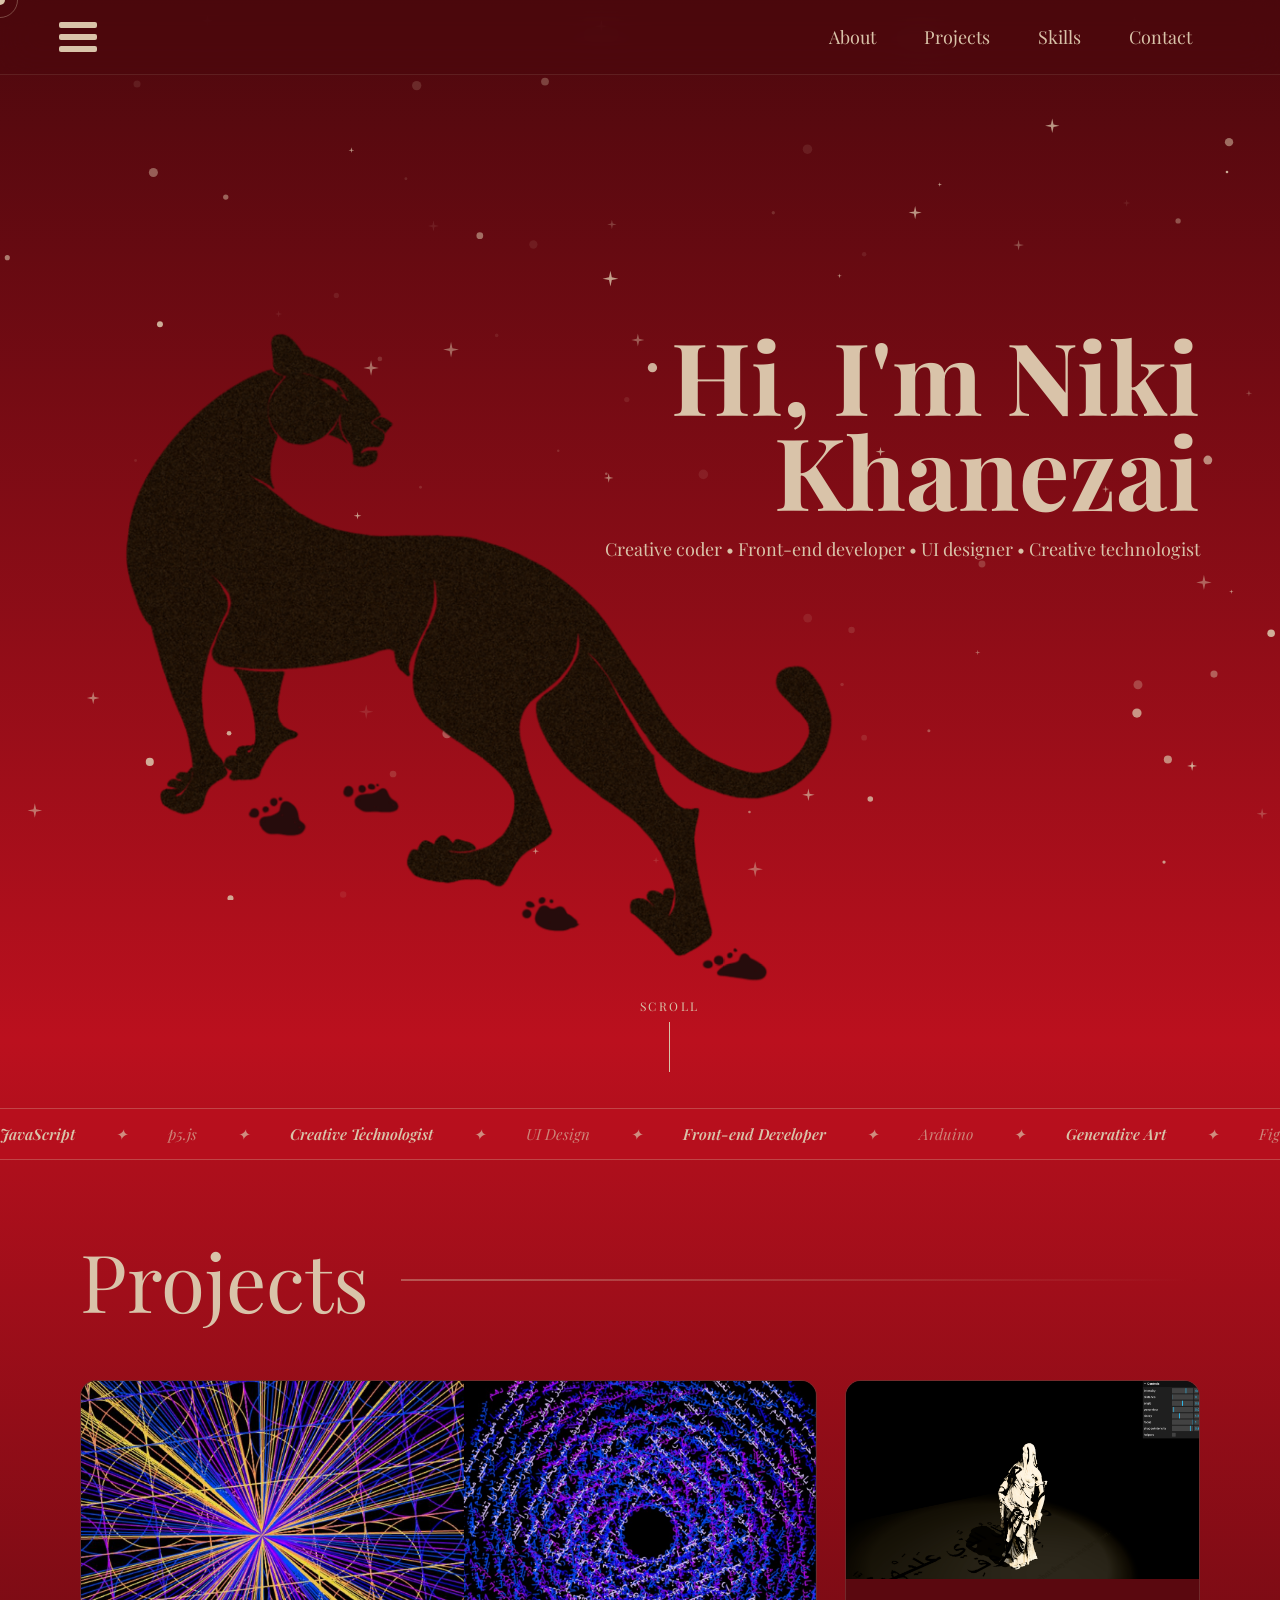
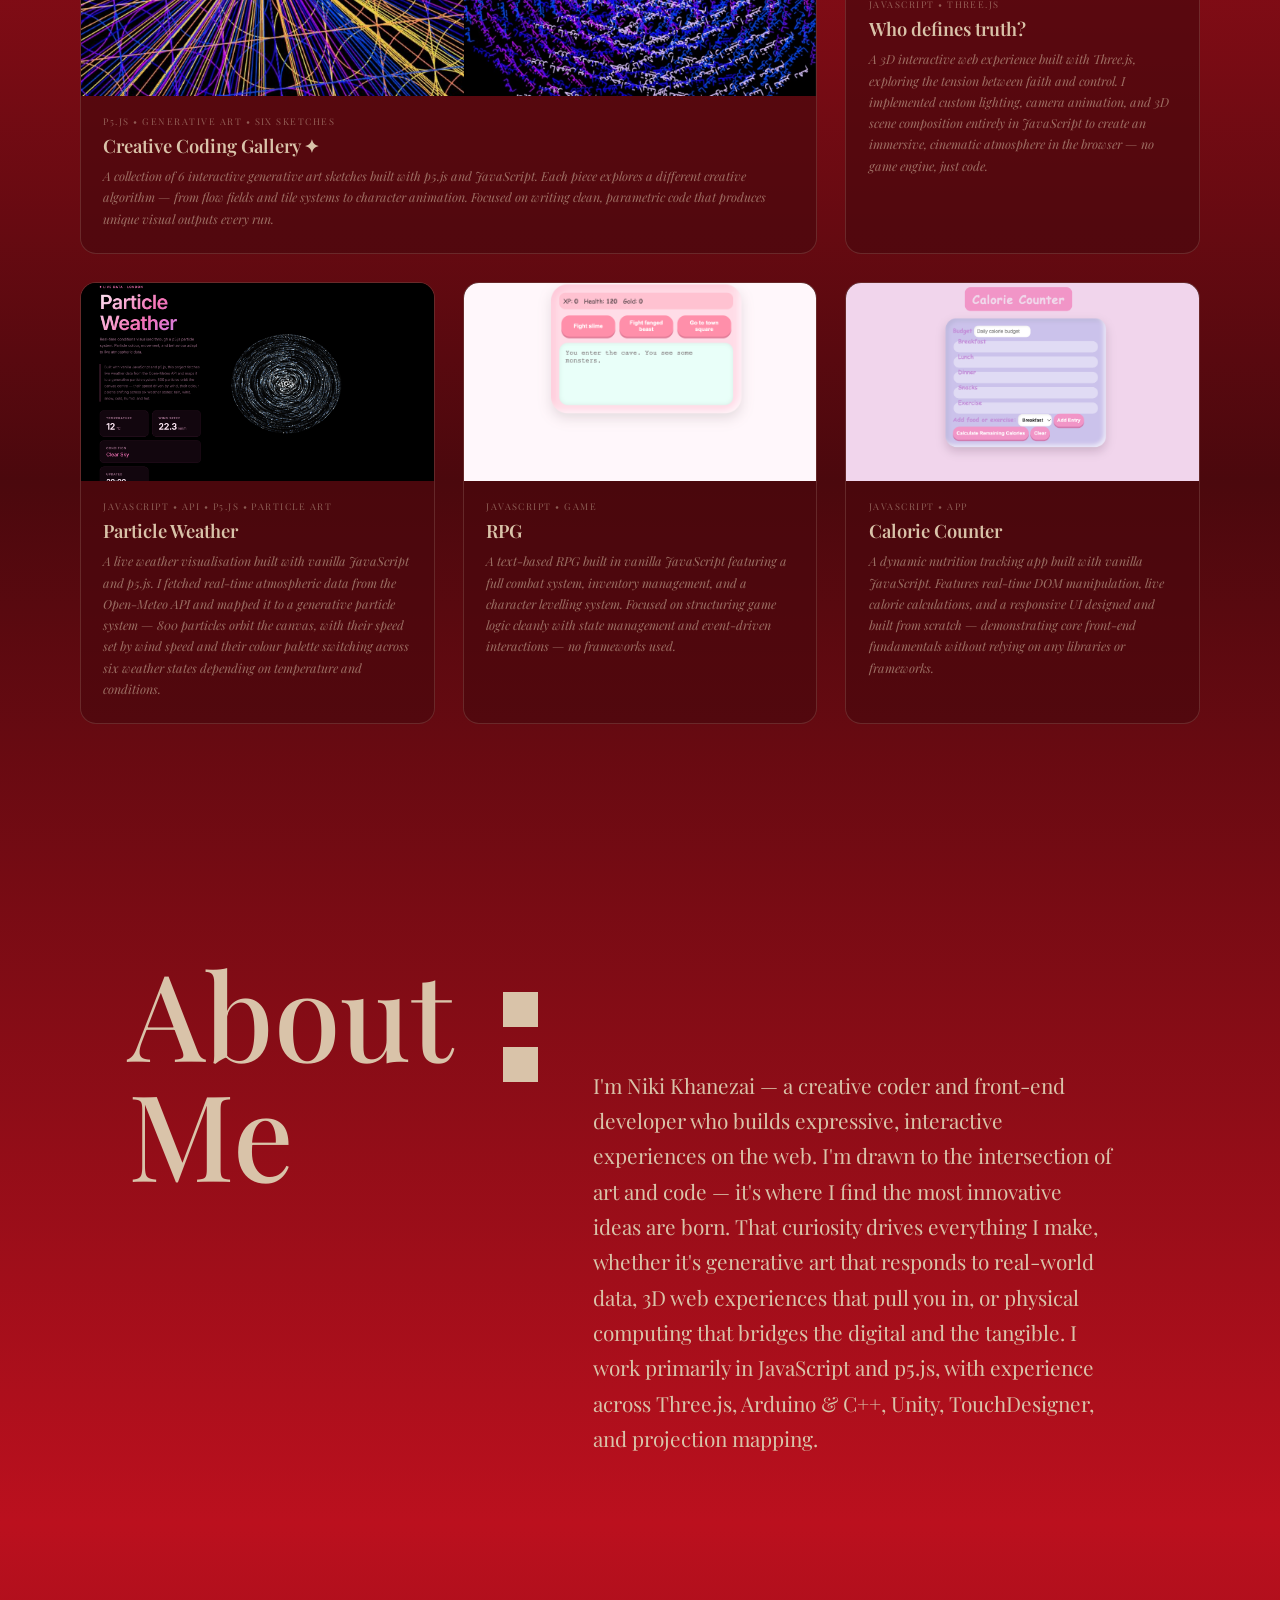
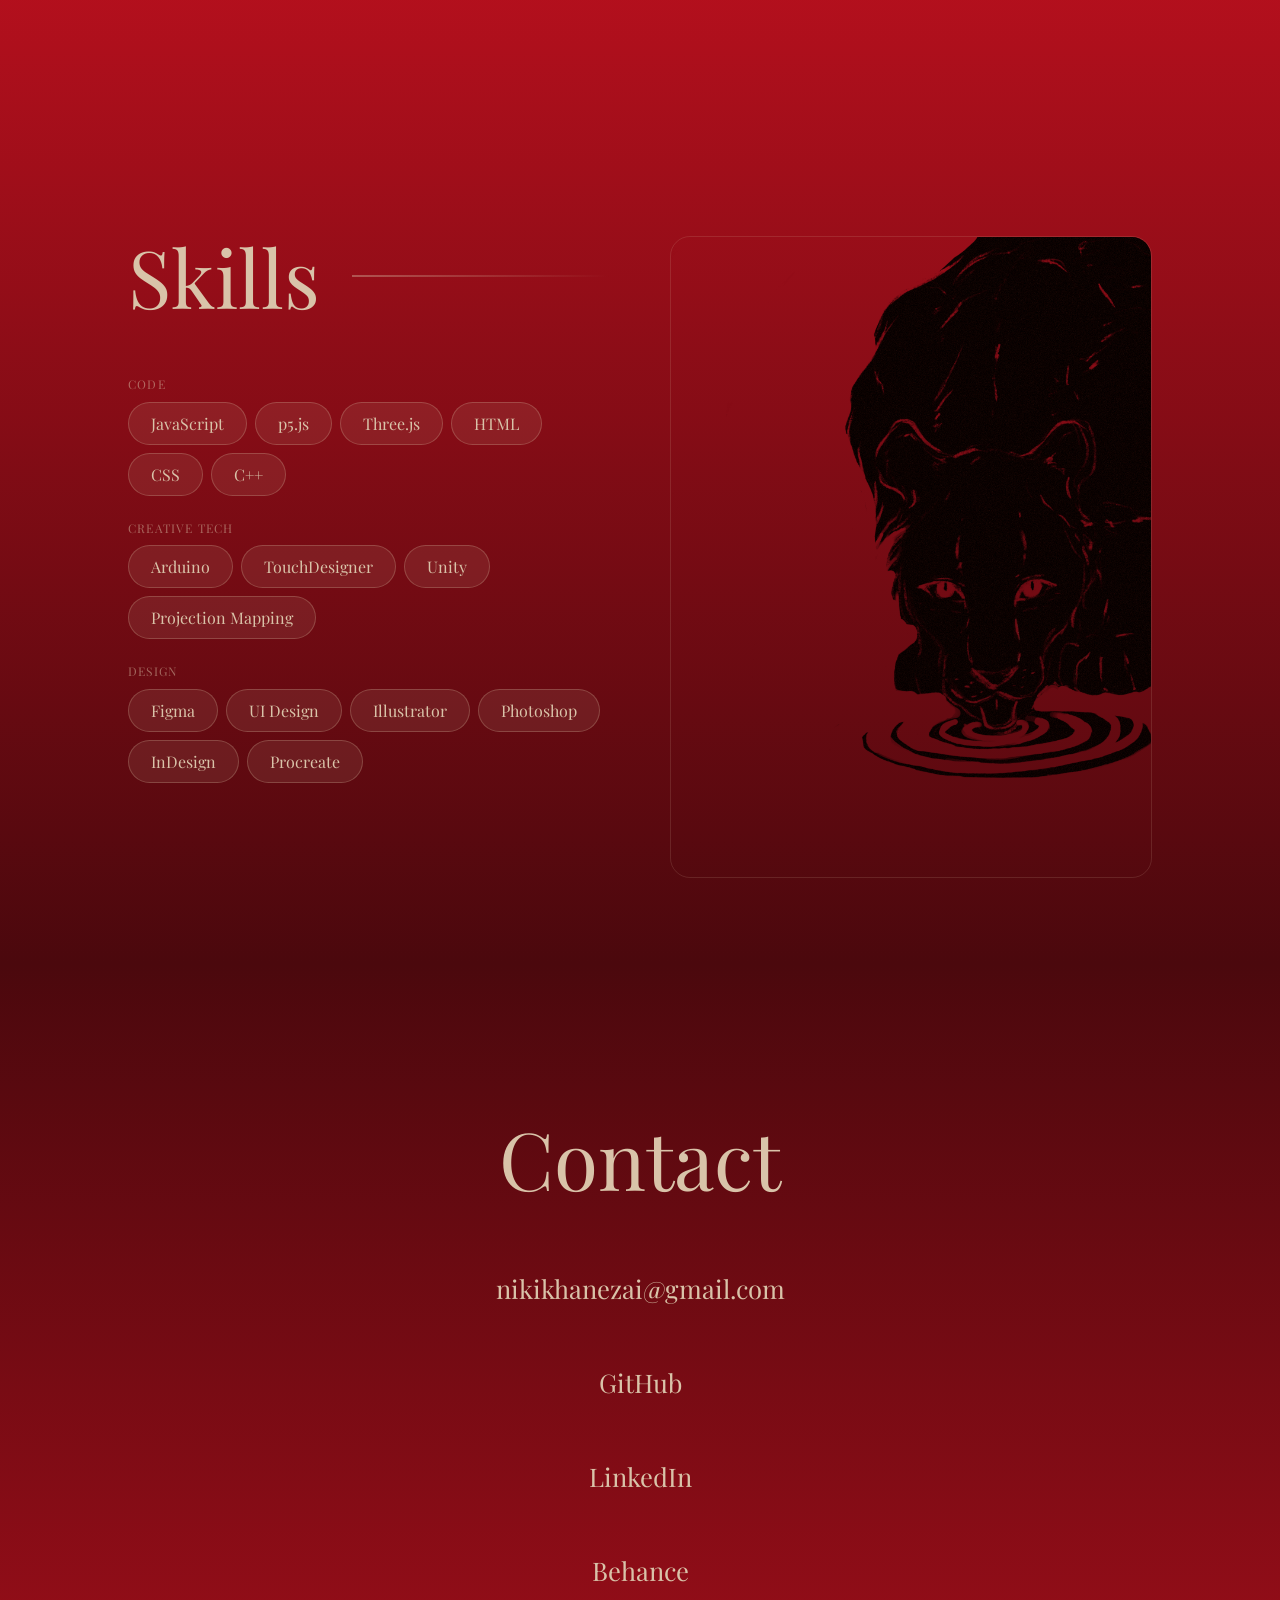
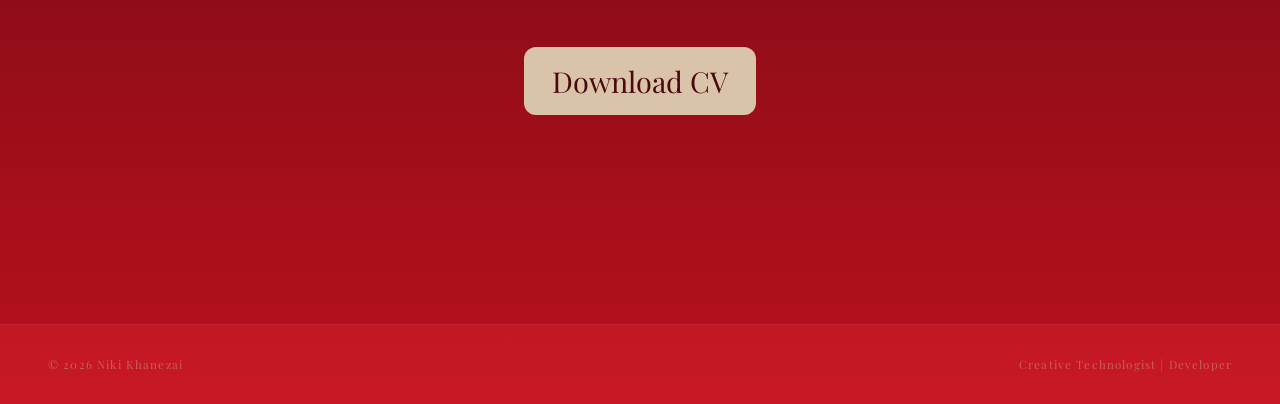
<file: index.html>
<!DOCTYPE html>
<html lang="en">
<head>
  <meta charset="UTF-8" />
  <meta name="viewport" content="width=device-width, initial-scale=1.0" />
  <link href="https://fonts.googleapis.com/css2?family=Playfair+Display:ital,wght@0,400;0,500;0,600;0,700;1,400&display=swap" rel="stylesheet">
  <link rel="stylesheet" href="style.css">
  <title>Niki Khanezai | Portfolio</title>
</head>
<body>

  <div id="cur"></div>
  <div id="cur-ring"></div>
  <canvas id="starsCanvas"></canvas>

  <!-- NAV -->
  <nav class="nav">
    <button class="menu-btn" aria-label="Open menu">
      <span></span><span></span><span></span>
    </button>
    <div class="nav-links">
      <a href="#about-me">About</a>
      <a href="#projects">Projects</a>
      <a href="#edu-section">Skills</a>
      <a href="#contact">Contact</a>
    </div>
  </nav>


  <!-- HERO -->
  <header class="hero">
    <div class="hero-inner">
      <div class="hero-art">
        <img src="icon-2.png" alt="Panther illustration">
      </div>
      <div class="hero-text">
        <h1>Hi, I'm Niki<br>Khanezai</h1>
        <p class="tagline">Creative coder • Front-end developer • UI designer • Creative technologist</p>
      </div>
    </div>
    <div class="hero-scroll-hint">Scroll</div>
  </header>

  <!-- MARQUEE -->
  <div class="marquee-wrap">
    <div class="marquee-track">
      <span class="hi">JavaScript</span><span class="dot"> ✦ </span>
      <span>p5.js</span><span class="dot"> ✦ </span>
      <span class="hi">Creative Technologist</span><span class="dot"> ✦ </span>
      <span>UI Design</span><span class="dot"> ✦ </span>
      <span class="hi">Front-end Developer</span><span class="dot"> ✦ </span>
      <span>Arduino</span><span class="dot"> ✦ </span>
      <span class="hi">Generative Art</span><span class="dot"> ✦ </span>
      <span>Figma</span><span class="dot"> ✦ </span>
      <span class="hi">JavaScript</span><span class="dot"> ✦ </span>
      <span>p5.js</span><span class="dot"> ✦ </span>
      <span class="hi">Creative Technologist</span><span class="dot"> ✦ </span>
      <span>UI Design</span><span class="dot"> ✦ </span>
      <span class="hi">Front-end Developer</span><span class="dot"> ✦ </span>
      <span>Arduino</span><span class="dot"> ✦ </span>
      <span class="hi">Generative Art</span><span class="dot"> ✦ </span>
      <span>Figma</span><span class="dot"> ✦ </span>
    </div>
  </div>

  <main>

    <!-- PROJECTS -->
    <section id="projects" class="projects">
      <div class="projects-header reveal">
        <h2>Projects</h2>
        <div class="projects-header-line"></div>
      </div>
      <div class="project-grid">

        <!-- P5.JS SKETCHES  -->
        <a href="sketches.html" class="project-card wide reveal" style="transition-delay:.15s">
          <div class="project-card-thumb">
            <img src="p5-sketches.png" alt="sketches-illustration">
          </div>
          <div class="project-card-body">
            <span class="project-card-tag">p5.js • Generative Art • Six Sketches</span>
            <h3 class="project-card-title">Creative Coding Gallery ✦</h3>
            <p class="project-card-desc">A collection of 6 interactive generative art sketches built with p5.js and JavaScript. Each piece explores a different creative algorithm — from flow fields and tile systems to character animation.
              Focused on writing clean, parametric code that produces unique visual outputs every run.</p>
          </div>
        </a>

        <!-- Who defines truth? - three.js  -->
        <a href="https://nkanziii.github.io/Who-defines-truth/" class="project-card reveal">
          <div class="project-card-thumb">
            <img src="three.png" alt="three.js illustration">
          </div>
          <div class="project-card-body">
            <span class="project-card-tag">JavaScript • Three.js</span>
            <h3 class="project-card-title">Who defines truth?</h3>
            <p class="project-card-desc">
              A 3D interactive web experience built with Three.js, exploring the tension between faith and control. 
              I implemented custom lighting, camera animation, and 3D scene composition entirely in JavaScript to create an immersive,
              cinematic atmosphere in the browser — no game engine, just code.</p>
          </div>
        </a>


        <!-- Weather Particle Site -->
        <a href="https://nkanziii.github.io/Particle-Weather-vortex/" target="_blank" class="project-card reveal" style="transition-delay:.1s">
          <div class="project-card-thumb">
            <img src="weather.jpg" alt="weather website">
          </div>
          <div class="project-card-body">
            <span class="project-card-tag">JavaScript • API • P5.js • Particle art </span>
            <h3 class="project-card-title">Particle Weather</h3>
            <p class="project-card-desc">A live weather visualisation built with vanilla JavaScript and p5.js. I fetched real-time atmospheric data from the Open-Meteo API and mapped it to a generative particle system — 
              800 particles orbit the canvas, with their speed set by wind speed and their colour palette switching across six weather states depending on temperature and conditions.</p>
          </div>
        </a>


        <!-- JS RPG  -->
        <a href="https://nkanziii.github.io/Role-Play-Game/" target="_blank" class="project-card reveal" style="transition-delay:.1s">
          <div class="project-card-thumb">
            <img src="rpg.png" alt="rpg illustration">
          </div>
          <div class="project-card-body">
            <span class="project-card-tag">JavaScript • Game</span>
            <h3 class="project-card-title">RPG</h3>
            <p class="project-card-desc">A text-based RPG built in vanilla JavaScript featuring a full combat system, inventory management, and a character levelling system.
              Focused on structuring game logic cleanly with state management and event-driven interactions — no frameworks used.</p>
          </div>
        </a>

        <!-- CALORIE COUNTER  -->
        <a href="https://nkanziii.github.io/Building-Calorie-Counter/" target="_blank" class="project-card reveal" style="transition-delay:.14s">
          <div class="project-card-thumb">
            <img src="calorie.png" alt="calorie illustration">
          </div>
          <div class="project-card-body">
            <span class="project-card-tag">JavaScript • App</span>
            <h3 class="project-card-title">Calorie Counter</h3>
            <p class="project-card-desc">A dynamic nutrition tracking app built with vanilla JavaScript. 
            Features real-time DOM manipulation, live calorie calculations, and a responsive UI designed and built from scratch — demonstrating core front-end fundamentals without relying on any libraries or frameworks.</p>
          </div>
        </a>

      </div>
    </section>

     <!-- ABOUT -->
    <section id="about-me" class="about-me">
      <h2 class="about-title reveal">About<br>Me</h2>
      <div class="about-text reveal" style="transition-delay:.12s">
        <p>I'm Niki Khanezai — a creative coder and front-end developer who builds expressive, interactive experiences on the web.
          I'm drawn to the intersection of art and code — it's where I find the most innovative ideas are born. That curiosity drives everything I make, whether it's generative art that responds to real-world data, 3D web experiences that pull you in, or physical computing that bridges the digital and the tangible.
          I work primarily in JavaScript and p5.js, with experience across Three.js, Arduino & C++, Unity, TouchDesigner, and projection mapping.</p>
      </div>
    </section>

    <!-- EDUCATION / SKILLS -->
   <section id="edu-section" class="edu-skills">
      <div class="edu-skills-left">
        <div class="skills-header reveal">
          <h2>Skills</h2>
          <div class="skills-header-line"></div>
        </div>
      
        <div class="reveal">
          <div class="content-panel skills-panel active">
      
            <div class="skills-group">
              <span class="skills-group-label">Code</span>
              <div class="skills-pills">
                <span class="skill-pill">JavaScript</span>
                <span class="skill-pill">p5.js</span>
                <span class="skill-pill">Three.js</span>
                <span class="skill-pill">HTML</span>
                <span class="skill-pill">CSS</span>
                <span class="skill-pill">C++</span>
              </div>
            </div>
      
            <div class="skills-group">
              <span class="skills-group-label">Creative Tech</span>
              <div class="skills-pills">
                <span class="skill-pill">Arduino</span>
                <span class="skill-pill">TouchDesigner</span>
                <span class="skill-pill">Unity</span>
                <span class="skill-pill">Projection Mapping</span>
              </div>
            </div>
      
            <div class="skills-group">
              <span class="skills-group-label">Design</span>
              <div class="skills-pills">
                <span class="skill-pill">Figma</span>
                <span class="skill-pill">UI Design</span>
                <span class="skill-pill">Illustrator</span>
                <span class="skill-pill">Photoshop</span>
                <span class="skill-pill">InDesign</span>
                <span class="skill-pill">Procreate</span>
              </div>
            </div>
      
          </div>
        </div>
      </div>
    
      <div class="edu-skills-right reveal" style="transition-delay:.2s">
        <img src="icon-3.png" alt="Panther illustration">
      </div>
    </section>

    <!-- CONTACT -->
    <section id="contact" class="contact">
      <h2 class="reveal">Contact</h2>
      <p class="reveal" style="transition-delay:.08s"><a href="mailto:nikikhanezai@gmail.com">nikikhanezai@gmail.com</a></p>
      <p class="reveal" style="transition-delay:.14s"><a href="https://github.com/Nkanziii" target="_blank">GitHub</a></p>
      <p class="reveal" style="transition-delay:.18s"><a href="https://www.linkedin.com/in/niki-khanezai-4ab5642aa/" target="_blank">LinkedIn</a></p>
      <p class="reveal" style="transition-delay:.22s"><a href="https://www.behance.net/nikikhanezai2" target="_blank">Behance</a></p>
      <a href="CV.pdf" class="cv reveal" style="transition-delay:.28s">Download CV</a>
    </section>

  </main>

  <footer>
    <span>© 2026 Niki Khanezai</span>
    <span>Creative Technologist | Developer</span>
  </footer>

  <script src="script.js"></script>
</body>
</html>
</file>
<file: style.css>
/* ============================================================
   NIKI KHANEZAI — PORTFOLIO STYLES
   ============================================================ */

   *, *::before, *::after { box-sizing: border-box; margin: 0; padding: 0; }

   :root {
     --deep:   #4B080D;
     --crimson: #bb101e;
     --cream:  #D9C3A9;
   }
   
   html { scroll-behavior: smooth; }
   
   body {
     font-family: "Playfair Display", serif;
     background: linear-gradient(180deg,
       #4B080D 0%, #bb101e 20%, #4B080D 40%,
       #bb101e 60%, #4B080D 80%, #bb101e 100%
     );
     cursor: none;
     overflow-x: hidden;
   }
   
   /* ── CURSOR ── */
   #cur, #cur-ring {
     position: fixed; pointer-events: none;
     border-radius: 50%; transform: translate(-50%,-50%); z-index: 9999;
   }
   #cur      { width: 10px; height: 10px; background: var(--cream); transition: width .2s, height .2s, background .2s; }
   #cur-ring { width: 36px; height: 36px; border: 1.5px solid rgba(217,195,169,.35); z-index: 9998; }
   
   /* ── STARS CANVAS ── */
   #starsCanvas { position: fixed; inset: 0; width: 100%; height: 100%; z-index: 0; pointer-events: none; }
   
   /* All content sits above canvas */
   section, .marquee-wrap, footer { position: relative; z-index: 1; }
   header { position: relative; z-index: 1; }
   
   /* ── NAV ── */
   .nav {
     position: fixed; top: 0; left: 0; right: 0; z-index: 9000;
     display: flex; align-items: center; justify-content: space-between;
     padding: 22px 44px; backdrop-filter: blur(18px);
     background: rgba(75,8,13,.55);
     border-bottom: 1px solid rgba(217,195,169,.12);
     transition: background .4s;
   }
   .nav-links a {
     margin-right: 44px; font-size: 18px; color: var(--cream);
     text-decoration: none; position: relative; transition: opacity .3s;
   }
   .nav-links a::after {
     content: ''; position: absolute; left: 0; bottom: -4px;
     width: 0; height: 2px; background: var(--cream); transition: width .3s ease;
   }
   .nav-links a:hover { opacity: .8; }
   .nav-links a:hover::after { width: 100%; }
   .menu-btn { background: none; border: none; padding: 0 15px; cursor: none; display: grid; gap: 6px; }
   .menu-btn span { width: 38px; height: 6px; background: var(--cream); display: block; border-radius: 2px; }
   
   /* ── HERO ── */
   .hero { min-height: 100vh; padding-top: 80px; background: transparent; }
   .hero-inner {
     display: flex; align-items: center; justify-content: space-between;
     min-height: calc(100vh - 80px); padding: 0 80px;
   }
   .hero-art { flex: 0 0 480px; }
   .hero-art img { max-width: 160%; height: auto; animation: floatPanther 5s ease-in-out infinite; }
   @keyframes floatPanther { 0%,100%{transform:translateY(0)} 50%{transform:translateY(-18px)} }
   .hero-text { max-width: 600px; margin-left: auto; text-align: right; color: var(--cream); flex: 1; transform: translateY(-150px); }
   .hero-text h1 { font-size: 100px; line-height: 0.95; animation: fadeUp .9s .2s ease both; }
   .tagline { margin-top: 20px; font-size: 18px; animation: fadeUp .9s .5s ease both; }
   .hero-scroll-hint {
     position: absolute; bottom: 36px; left: 50%; transform: translateX(-50%);
     color: var(--cream); font-size: 12px; letter-spacing: .2em; text-transform: uppercase;
     display: flex; flex-direction: column; align-items: center; gap: 8px;
     animation: fadeUp 1s 1.4s ease both;
   }
   .hero-scroll-hint::after {
     content: ''; display: block; width: 1px; height: 50px; background: var(--cream);
     animation: scrollLine 2s ease-in-out infinite;
   }
   @keyframes scrollLine { 0%,100%{transform:scaleY(1);opacity:.4} 50%{transform:scaleY(.35);opacity:1} }
   @keyframes fadeUp { from{opacity:0;transform:translateY(36px)} to{opacity:1;transform:translateY(0)} }
   
   /* ── MARQUEE ── */
   .marquee-wrap {
     padding: .9rem 0; overflow: hidden;
     border-top: 1px solid rgba(217,195,169,.3);
     border-bottom: 1px solid rgba(217,195,169,.3);
     background: rgba(187,16,30,.6);
   }
   .marquee-track {
     display: inline-flex; gap: 2.5rem; white-space: nowrap;
     animation: marquee 30s linear infinite;
     font-style: italic; font-size: .95rem; color: var(--cream);
   }
   .marquee-track .dot { opacity: .7; }
   .marquee-track span { opacity: .65; }
   .marquee-track span.hi { opacity: 1; font-weight: 600; }
   @keyframes marquee { from{transform:translateX(0)} to{transform:translateX(-50%)} }
   
   /* ── ABOUT ── */
   .about-me {
     min-height: 100vh; padding: 6rem 8rem;
     background: transparent;
     display: grid; grid-template-columns: 1fr 1.2fr; align-items: start;
   }
   .about-me h2 { font-size: 7.5rem; font-weight: 500; margin-bottom: 3rem; line-height: 1; color: var(--cream); align-self: start; margin-top: 2rem; }
   .about-title { position: relative; display: inline-block; }
   .about-title::before, .about-title::after { content: ""; position: absolute; width: 35px; height: 35px; background-color: var(--cream); left: 100%; margin-left: -90px; }
   .about-title::before { top: 40px; }
   .about-title::after  { top: 95px; }
   .about-me p { max-width: 520px; font-size: 1.3rem; line-height: 1.7; margin-bottom: 1.5rem; color: var(--cream); }
   .about-text { align-self: center; transform: translateY(-40px); }
   
   /* ── PROJECTS ── */
   .projects {
     min-height: 100vh;
     background: transparent;
     color: var(--cream); padding: 80px 80px 100px;
   }
   .projects-header { display: flex; align-items: center; gap: 32px; margin-bottom: 60px; }
   .projects-header h2 { font-size: 80px; font-weight: 400; line-height: 1; }
   .projects-header-line { flex: 1; height: 2px; background: linear-gradient(90deg, var(--cream), transparent); opacity: .4; }
   .project-grid { display: grid; grid-template-columns: repeat(3, 1fr); gap: 28px; }
   .project-card {
     background: rgba(75,8,13,.7); border: 1.5px solid rgba(217,195,169,.18);
     border-radius: 16px; overflow: hidden; text-decoration: none; color: var(--cream);
     display: block; position: relative;
     transition: transform .35s, box-shadow .35s, border-color .35s;
   }
   .project-card:hover { transform: translateY(-8px); box-shadow: 0 24px 60px rgba(0,0,0,.5); border-color: rgba(217,195,169,.5); }
   .project-card-thumb {
     width: 100%; aspect-ratio: 16/9; background: rgba(20,4,6,.85);
     position: relative; overflow: hidden; display: flex; align-items: center; justify-content: center;
   }
   .project-card-thumb::before {
     background: linear-gradient(
       135deg,
       rgba(187,16,30,0.1),
       rgba(75,8,13,0.2)
     );
   }
   .thumb-number { font-size: 5rem; font-weight: 700; opacity: .07; position: absolute; z-index: 0; user-select: none; color: var(--cream); }
   .thumb-icon   { font-size: 2.4rem; z-index: 2; opacity: .8; }
   .project-card::after {
     content: ''; position: absolute; top: 0; left: 0; right: 0; height: 3px;
     background: linear-gradient(90deg, var(--deep), var(--cream));
     transform: scaleX(0); transform-origin: left; transition: transform .35s;
     border-radius: 16px 16px 0 0; z-index: 3;
   }
   .project-card:hover::after { transform: scaleX(1); }
   .project-card-body { padding: 1.2rem 1.4rem 1.5rem; }
   .project-card-tag   { font-size: .58rem; letter-spacing: .16em; text-transform: uppercase; color: var(--cream); opacity: .45; margin-bottom: .5rem; display: block; }
   .project-card-title { font-size: 1.15rem; font-weight: 600; line-height: 1.2; margin-bottom: .5rem; }
   .project-card-desc  { font-size: .78rem; line-height: 1.7; opacity: .55; font-style: italic; }
   .project-card.wide  { grid-column: span 2; }
   .project-card.wide .project-card-thumb { aspect-ratio: 21/9; }
   
   /* -- project images   */
   
   .project-card-thumb img {
     position: absolute;
     inset: 0;
     width: 100%;
     height: 100%;
     object-fit: cover;
     z-index: 0;
   }
   
   /*   SKILLS ── */
   .edu-skills {
     min-height: 100vh; padding: 7rem 8rem;
     background: transparent;
     color: var(--cream); display: grid; grid-template-columns: 1fr 1fr; gap: 60px; align-items: start;
   }
   .tabs { display: flex; gap: 3rem; margin-bottom: 4rem; }
   .tab {
     position: relative; background: none; border: none;
     font-family: "Playfair Display", serif; font-size: 3rem;
     color: var(--cream); opacity: .35; cursor: none;
     transition: opacity .3s; padding-bottom: 10px;
   }
   .tab.active { opacity: 1; }
   .tab:hover  { opacity: .65; }
   .tab::after { content: ""; position: absolute; left: 0; bottom: 0; width: 0; height: 3px; background-color: var(--cream); transition: width .3s ease; }
   .tab.active::after { width: 100%; }
   
   .content-panel { display: block; }
   .content-panel ul { list-style: none; }
   .content-panel li {
     display: flex; align-items: flex-start; gap: 14px;
     padding: 14px 0; font-size: 1.1rem; line-height: 1.5;
     border-bottom: 1px solid rgba(217,195,169,.12); transition: padding-left .3s;
   }
   .content-panel li:hover { padding-left: 10px; }
   .content-panel li::before { content: '✦'; font-size: .65rem; opacity: .45; flex-shrink: 0; margin-top: 5px; }
   
   .skills-panel ul { display: flex; flex-wrap: wrap; gap: 12px; padding-top: 4px; }
   .skills-panel li { border: none; padding: 0; display: inline-flex; align-items: center; }
   .skills-panel li::before { display: none; }
   .skill-pill {
     background: rgba(217,195,169,.1); border: 1.5px solid rgba(217,195,169,.25);
     border-radius: 100px; padding: 10px 22px;
     font-family: "Playfair Display", serif; font-size: 1rem; color: var(--cream);
     transition: background .25s, border-color .25s, transform .25s; display: inline-block;
   }
   .skill-pill:hover { background: rgba(217,195,169,.2); border-color: rgba(217,195,169,.55); transform: translateY(-3px); }
   
   .edu-skills-right { position: sticky; top: 120px; border-radius: 20px; overflow: hidden; border: 1.5px solid rgba(217,195,169,.15); }
   .edu-skills-right img { width: 100%; height: auto; object-fit: contain; display: block; }
   
   .skills-header {
     display: flex;
     align-items: center;
     gap: 32px;
     margin-bottom: 60px;
   }
   
   .skills-header h2 {
     font-size: 80px;
     font-weight: 400;
     line-height: 1;
   }
   
   .skills-header-line {
     flex: 1;
     height: 2px;
     background: linear-gradient(90deg, var(--cream), transparent);
     opacity: .4;
   }

.skills-group {
  margin-bottom: 1.5rem;
}

.skills-group-label {
  display: block;
  font-size: 0.75rem;
  letter-spacing: 0.1em;
  text-transform: uppercase;
  opacity: 0.5;
  margin-bottom: 0.6rem;
}

.skills-pills {
  display: flex;
  flex-wrap: wrap;
  gap: 0.5rem;
}
   
   /* ── CONTACT ── */
   .contact {
     min-height: 100vh;
     background: transparent;
     color: var(--cream); text-align: center; padding-bottom: 80px;
   }
   .contact h2 { font-size: 80px; font-weight: 400; padding-top: 80px; }
   .contact p  { font-size: 1.6rem; padding-top: 60px; }
   .contact p a { position: relative; color: var(--cream); text-decoration: none; }
   .contact p a::after { content: ""; position: absolute; left: 0; bottom: -6px; width: 0; height: 3px; background-color: var(--cream); transition: width .3s ease; }
   .contact p a:hover::after { width: 100%; }
   .cv {
     font-family: "Playfair Display", serif; font-size: 1.8rem;
     display: block; width: fit-content; margin: 60px auto 0;
     border-radius: 12px; padding: 15px 28px;
     background-color: var(--cream); color: var(--deep);
     text-decoration: none; cursor: none; transition: transform .25s, opacity .25s;
   }
   .cv:hover { opacity: .85; transform: translateY(-3px); }
   
   
   /* ── FOOTER ── */
   footer {
     border-top: 1px solid rgba(217,195,169,.12); padding: 2rem 3rem;
     display: flex; justify-content: space-between; align-items: center;
     font-size: .72rem; letter-spacing: .1em;
     color: var(--cream); opacity: .45;
     background: rgba(221, 39, 51, 0.88);
   }
   
   /* ── SCROLL REVEAL ── */
   .reveal { opacity: 0; transform: translateY(40px); transition: opacity .85s ease, transform .85s ease; }
   .reveal.on { opacity: 1; transform: translateY(0); }
   
   
   /* ============================================================
      RESPONSIVE — MOBILE & TABLET
      ============================================================ */
    
   /* ── TABLET (≤ 900px) ── */
   @media (max-width: 900px) {
    
     /* Nav */
     .nav { padding: 18px 24px; }
     .nav-links a { margin-right: 24px; font-size: 15px; }
    
     /* Hero */
     .hero-inner { flex-direction: column-reverse; align-items: center; justify-content: center; padding: 60px 32px 40px; gap: 24px; }
     .hero-art { flex: unset; width: 260px; }
     .hero-art img { max-width: 100%; }
     .hero-text { text-align: center; margin-left: 0; transform: none; max-width: 100%; }
     .hero-text h1 { font-size: 64px; }
     .tagline { font-size: 15px; }
    
     /* About */
     .about-me { grid-template-columns: 1fr; padding: 5rem 4rem; }
     .about-me h2 { font-size: 5rem; }
     .about-text { transform: none; }
     .about-me p { max-width: 100%; font-size: 1.1rem; }
    
     /* Projects */
     .projects { padding: 60px 40px 80px; }
     .projects-header h2 { font-size: 56px; }
     .project-grid { grid-template-columns: 1fr 1fr; }
     .project-card.wide { grid-column: span 2; }
    
     /* Skills */
     .edu-skills { grid-template-columns: 1fr; padding: 5rem 4rem; gap: 40px; }
     .edu-skills-right { position: static; height: auto; }
     .skills-header h2 { font-size: 56px; }
    
     /* Contact */
     .contact h2 { font-size: 56px; }
     .contact p { font-size: 1.3rem; padding-top: 40px; }
   }
    
   /* ── MOBILE (≤ 600px) ── */
   @media (max-width: 600px) {
    
     /* Restore normal cursor on touch devices */
     body { cursor: auto; }
     #cur, #cur-ring { display: none; }
    
     /* Nav */
     .nav { padding: 16px 20px; }
     .nav-links { display: none; }
     .menu-btn { display: grid; }
     .nav-overlay { display: block; }
    
     /* Hero */
     .hero-inner { padding: 80px 20px 40px; gap: 20px; }
     .hero-art { width: 200px; }
     .hero-text h1 { font-size: 48px; }
     .tagline { font-size: 13px; }
    
     /* About */
     .about-me { padding: 4rem 1.5rem; }
     .about-me h2 { font-size: 3.8rem; }
     .about-title::before, .about-title::after { display: none; }
     .about-me p { font-size: 1rem; }
    
     /* Projects */
     .projects { padding: 48px 20px 64px; }
     .projects-header h2 { font-size: 40px; }
     .project-grid { grid-template-columns: 1fr; }
     .project-card.wide { grid-column: span 1; }
     .project-card.wide .project-card-thumb { aspect-ratio: 16/9; }
    
     /* Skills */
     .edu-skills { padding: 4rem 1.5rem; gap: 32px; }
     .skills-header h2 { font-size: 40px; }
     .edu-skills-right { height: auto; }
     .skill-pill { font-size: .88rem; padding: 8px 16px; }
    
     /* Contact */
     .contact { padding-bottom: 60px; }
     .contact h2 { font-size: 40px; padding-top: 60px; }
     .contact p { font-size: 1.1rem; padding-top: 28px; }
     .cv { font-size: 1.3rem; padding: 12px 22px; margin-top: 40px; }
    
     /* Footer */
     footer { flex-direction: column; gap: 6px; text-align: center; padding: 1.5rem; }
   }
</file>
